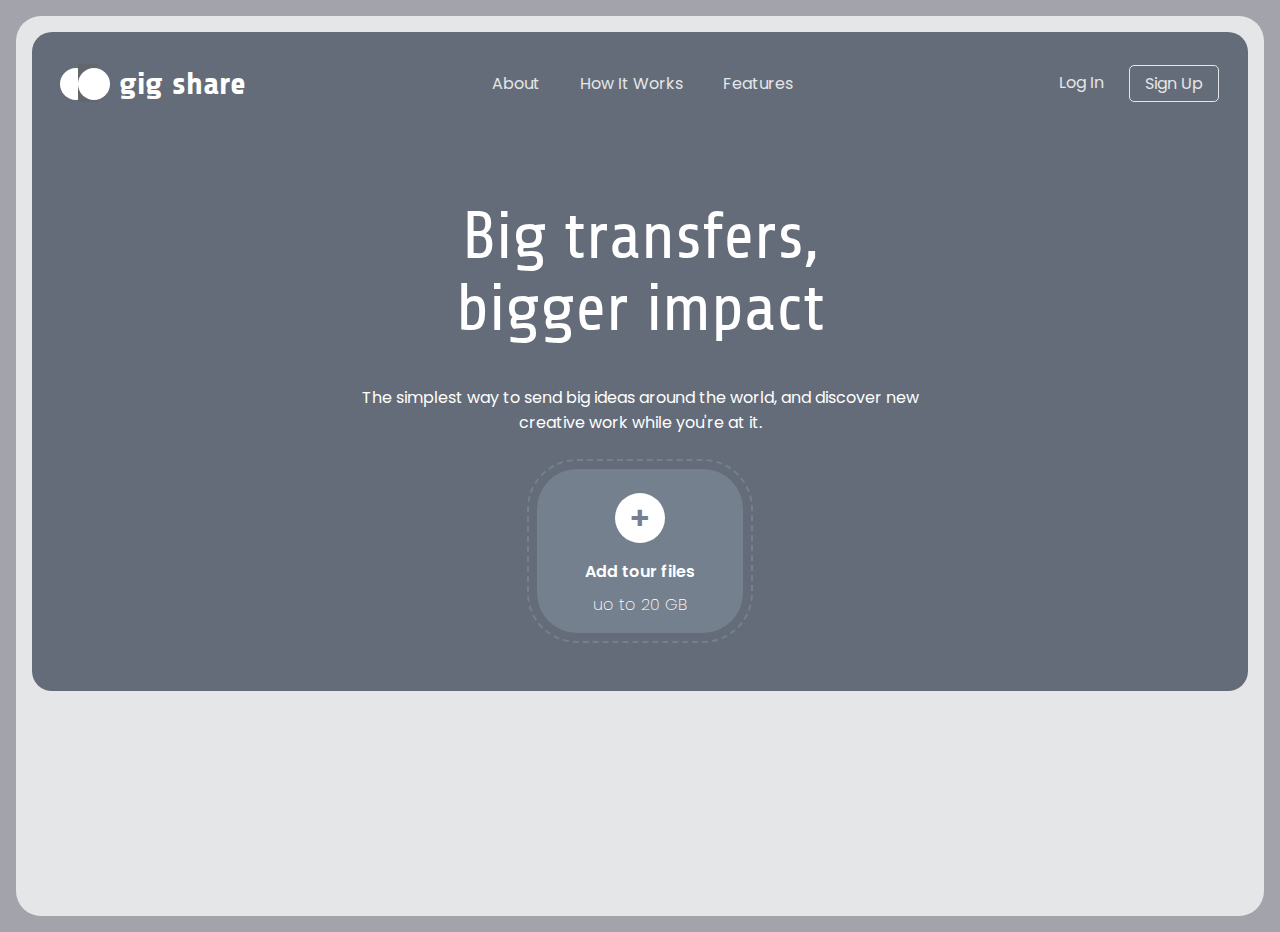
<file: GigShare/index.html>
<!DOCTYPE html>
<html lang="en">
  <head>
    <meta http-equiv="content-type" content="text/html; charset="UTF-8" />
    <meta name="viewport" content="width=device-width, initial-scale=1.0" />
    <link rel="stylesheet" href="styles.css" />
    <title>Gig Share</title>
  </head>
  <body>
    <div class="page-wrapper">
      <section>
        <header>
          <div class="logo">
            <svg class="logo-img">
              <circle cx="20" cy="20" r="16" fill="white" />
              <rect x="22" y="0" width="20" height="38" style="fill: #61676c" />
              <circle cx="38" cy="20" r="16" fill="white" />
            </svg>
            <h1>gig share</h1>
          </div>
          <ul>
            <li><a href="#">About</a></li>
            <li><a href="#">How It Works</a></li>
            <li><a href="#">Features</a></li>
          </ul>
          <div class="header-right">
            <a href="#" class="secondary button">Log In</a>
            <a href="#" class="primary button">Sign Up</a>
          </div>
        </header>

        <div class="call-to-action-wrapper">
          <h2>Big transfers, bigger impact</h2>
          <p>
            The simplest way to send big ideas around the world, and discover
            new creative work while you're at it.
          </p>
          <div class="dotted-outline">
            <div class="upload-container">
              <div class="add-icon-wrapper">+</div>
              <h4>Add tour files</h4>
              <p>uo to 20 GB</p>
            </div>
          </div>
        </div>
      </section>
    </div>
  </body>
</html>
</file>
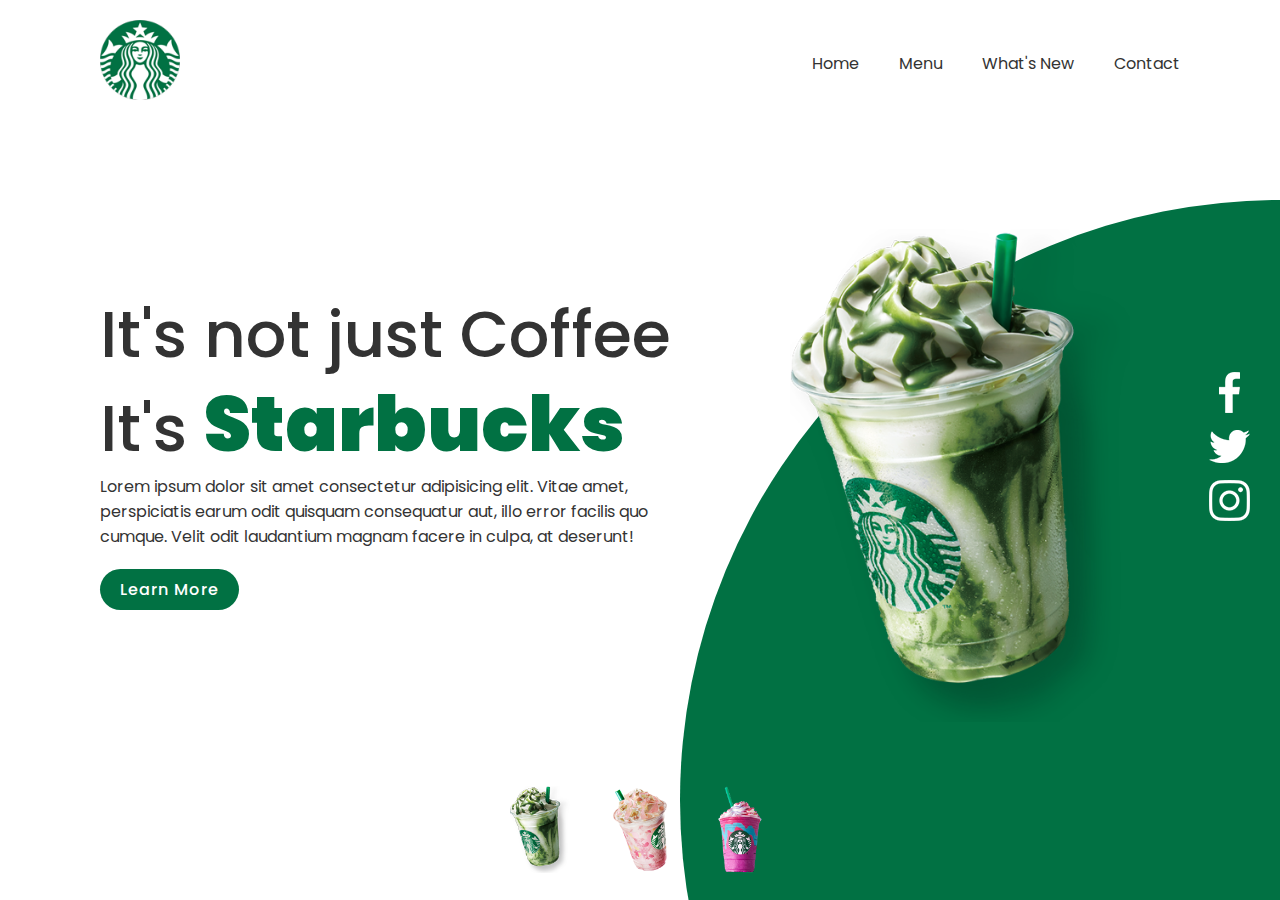
<file: Starbucks/index.html>
<!DOCTYPE html>
<html lang="en">
  <head>
    <meta charset="UTF-8" />
    <meta name="viewport" content="width=device-width, initial-scale=1.0" />
    <link rel="stylesheet" href="styles.css" />
    <title>Starbucks</title>
  </head>
  <body>
    <section>
      <div class="circle"></div>
      <header>
        <a href="#"><img class="logo" src="logo.png" /></a>
        <ul>
          <li><a href="#">Home</a></li>
          <li><a href="#">Menu</a></li>
          <li><a href="#">What's New</a></li>
          <li><a href="#">Contact</a></li>
        </ul>
      </header>
      <div class="content">
        <div class="textBox">
          <h2>It's not just Coffee<br />It's <span>Starbucks</span></h2>
          <p>
            Lorem ipsum dolor sit amet consectetur adipisicing elit. Vitae amet,
            perspiciatis earum odit quisquam consequatur aut, illo error facilis
            quo cumque. Velit odit laudantium magnam facere in culpa, at
            deserunt!
          </p>
          <a href="#">Learn More</a>
        </div>
        <div class="imgBox">
          <img src="img1.png" class="starbucks" />
        </div>
      </div>
      <ul class="thumb">
        <li>
          <img
            src="thumb1.png"
            onclick="imgSlider('img1.png'); changeCircleColor('#017143')"
          />
        </li>
        <li>
          <img
            src="thumb2.png"
            onclick="imgSlider('img2.png'); changeCircleColor('#eb7495')"
          />
        </li>
        <li>
          <img
            src="thumb3.png"
            onclick="imgSlider('img3.png'); changeCircleColor('#d752b1')"
          />
        </li>
      </ul>
      <ul class="sci">
        <li>
          <a href="#"><img src="facebook.png" /></a>
        </li>
        <li>
          <a href="#"><img src="twitter.png" /></a>
        </li>
        <li>
          <a href="#"><img src="instagram.png" /></a>
        </li>
      </ul>
    </section>
    <script type="text/javascript">
      function imgSlider(image) {
        document.querySelector(".starbucks").src = image;
      }

      function changeCircleColor(color) {
        const circle = document.querySelector(".circle");
        circle.style.background = color;
      }
    </script>
  </body>
</html>
</file>
<file: GigShare/styles.css>
@import url("https://fonts.googleapis.com/css2?family=Share:wght@400;700&display=swap");
@import url("https://fonts.googleapis.com/css2?family=Poppins:ital,wght@0,100;0,200;0,300;0,400;0,500;0,600;0,700;0,800;0,900;1,100;1,200;1,300;1,400;1,500;1,600;1,700;1,800;1,900&display=swap");
* {
  margin: 0;
  padding: 0;
  -webkit-box-sizing: border-box;
          box-sizing: border-box;
  font-family: "Poppins", sans-serif;
}

body {
  background: #a2a3ab;
  padding: 1em;
}

body .page-wrapper {
  background: #e5e6e7;
  padding: 1em;
  border-radius: 25px;
  min-height: 100vh;
  color: white;
}

body .page-wrapper section {
  background: #636c78;
  border-radius: 20px;
  display: -webkit-box;
  display: -ms-flexbox;
  display: flex;
  -webkit-box-orient: vertical;
  -webkit-box-direction: normal;
      -ms-flex-direction: column;
          flex-direction: column;
  -webkit-box-pack: center;
      -ms-flex-pack: center;
          justify-content: center;
  width: 100%;
}

body .page-wrapper section header {
  display: -webkit-box;
  display: -ms-flexbox;
  display: flex;
  -webkit-box-orient: horizontal;
  -webkit-box-direction: normal;
      -ms-flex-direction: row;
          flex-direction: row;
  -webkit-box-pack: justify;
      -ms-flex-pack: justify;
          justify-content: space-between;
  -webkit-box-align: center;
      -ms-flex-align: center;
          align-items: center;
  padding: 2em 1.5em;
}

body .page-wrapper section header .logo {
  display: -webkit-box;
  display: -ms-flexbox;
  display: flex;
  -webkit-box-align: center;
      -ms-flex-align: center;
          align-items: center;
}

body .page-wrapper section header .logo .logo-img {
  width: 55px;
  height: 38px;
  margin-right: 0.5em;
}

body .page-wrapper section header .logo h1 {
  font-family: "Share", cursive;
}

body .page-wrapper section header ul {
  display: -webkit-box;
  display: -ms-flexbox;
  display: flex;
  -webkit-box-pack: center;
      -ms-flex-pack: center;
          justify-content: center;
  -webkit-box-align: center;
      -ms-flex-align: center;
          align-items: center;
}

body .page-wrapper section header ul li {
  list-style: none;
}

body .page-wrapper section header ul li a {
  text-align: center;
  padding: 20px;
  text-decoration: none;
  color: #e5e6e7;
}

body .page-wrapper section header .header-right {
  display: -webkit-box;
  display: -ms-flexbox;
  display: flex;
}

body .page-wrapper section header .header-right a {
  padding: 5px 15px;
  margin: 0 5px;
  color: #e5e6e7;
  text-decoration: none;
  font-weight: 400;
}

body .page-wrapper section header .header-right .primary {
  border: 1px solid #e5e6e7;
  border-radius: 5px;
}

body .page-wrapper section .call-to-action-wrapper {
  width: 650px;
  padding: 2em;
  -ms-flex-item-align: center;
      align-self: center;
  text-align: center;
  display: -webkit-box;
  display: -ms-flexbox;
  display: flex;
  -webkit-box-orient: vertical;
  -webkit-box-direction: normal;
      -ms-flex-direction: column;
          flex-direction: column;
  -webkit-box-align: center;
      -ms-flex-align: center;
          align-items: center;
}

body .page-wrapper section .call-to-action-wrapper h2 {
  text-align: center;
  font-family: "Share", cursive;
  font-weight: 400;
  font-size: 4.2em;
  margin: 0.5em;
}

body .page-wrapper section .call-to-action-wrapper p {
  margin: 0.5em;
}

body .page-wrapper section .call-to-action-wrapper .dotted-outline {
  margin: 1em;
  border-radius: 50px;
  border: 2px dashed #74808d;
}

body .page-wrapper section .call-to-action-wrapper .upload-container {
  margin: 0.5em;
  padding: 0.5em 3em;
  background: #74808d;
  display: -webkit-box;
  display: -ms-flexbox;
  display: flex;
  -webkit-box-orient: vertical;
  -webkit-box-direction: normal;
      -ms-flex-direction: column;
          flex-direction: column;
  -webkit-box-align: center;
      -ms-flex-align: center;
          align-items: center;
  border-radius: 40px;
}

body .page-wrapper section .call-to-action-wrapper .upload-container .add-icon-wrapper {
  width: 50px;
  height: 50px;
  border-radius: 50px;
  background: #fff;
  color: #74808d;
  font-size: 2em;
  font-weight: 600;
  display: -webkit-box;
  display: -ms-flexbox;
  display: flex;
  -webkit-box-align: center;
      -ms-flex-align: center;
          align-items: center;
  -webkit-box-pack: center;
      -ms-flex-pack: center;
          justify-content: center;
  margin: 0.5em;
}

body .page-wrapper section .call-to-action-wrapper .upload-container h4 {
  font-weight: 600;
}

body .page-wrapper section .call-to-action-wrapper .upload-container p {
  font-weight: 200;
}
/*# sourceMappingURL=styles.css.map */
</file>
<file: Starbucks/styles.css>
@import url("https://fonts.googleapis.com/css2?family=Poppins:ital,wght@0,100;0,200;0,300;0,400;0,500;0,600;0,700;0,800;0,900;1,100;1,200;1,300;1,400;1,500;1,600;1,700;1,800;1,900&display=swap");

* {
  padding: 0;
  margin: 0;
  box-sizing: border-box;

  font-family: "Poppins", sans-serif;
}

section {
  position: relative;
  width: 100%;
  min-height: 100vh;
  padding: 100px;
  display: flex;
  justify-content: space-between;
  align-items: center;
  background: #fff;
}

header {
  position: absolute;
  top: 0;
  left: 0;
  width: 100%;
  padding: 20px 100px;
  display: flex;
  justify-content: space-between;
  align-items: center;
}

header .logo {
  position: relative;
  max-width: 80px;
}

header ul {
  position: relative;
  display: flex;
}

header ul li {
  list-style: none;
}

header ul li a {
  display: inline-block;
  color: #333;
  font-weight: 400;
  margin-left: 40px;
  text-decoration: none;
}

.content {
  position: relative;
  width: 100%;
  display: flex;
  justify-content: space-between;
  align-items: center;
}

.content .textBox {
  position: relative;
  max-width: 600px;
}

.content .textBox h2 {
  color: #333;
  font-size: 4em;
  line-height: 1.4em;
  font-weight: 500;
}

.content .textBox h2 span {
  color: #017143;
  font-size: 1.2em;
  font-weight: 900;
}

.content .textBox p {
  color: #333;
}

.content .textBox a {
  display: inline-block;
  margin-top: 20px;
  padding: 8px 20px;
  background: #017143;
  color: #fff;
  border-radius: 40px;
  font-weight: 500;
  letter-spacing: 1px;
  text-decoration: none;
}

.content .imgBox {
  width: 600px;
  display: flex;
  justify-content: flex-end;
  padding-right: 50px;
  margin-top: 50px;
}

.content .imgBox img {
  max-width: 340px;
}

.thumb {
  position: absolute;
  left: 50%;
  bottom: 20px;
  transform: translateX(-50%);
  display: flex;
}

.thumb li {
  list-style: none;
  display: inline-block;
  margin: 0 20px;
  cursor: pointer;
  transition: 0.5s;
}

.thumb li:hover {
  transform: translateY(-15px);
}

.thumb li img {
  max-width: 60px;
}

.sci {
  position: absolute;
  top: 50%;
  right: 30px;
  transform: translateY(-50%);
  display: flex;
  justify-content: center;
  align-items: center;
  flex-direction: column;
}

.sci li {
  list-style: none;
}

.sci li a {
  display: inline-block;
  margin: 5px 0;
  transform: scale((0.6));
  filter: invert(1);
}

.circle {
  position: absolute;
  top: 0;
  left: 0;
  width: 100%;
  height: 100%;
  background-color: #017143;
  clip-path: circle(600px at right 800px);
}
</file>
